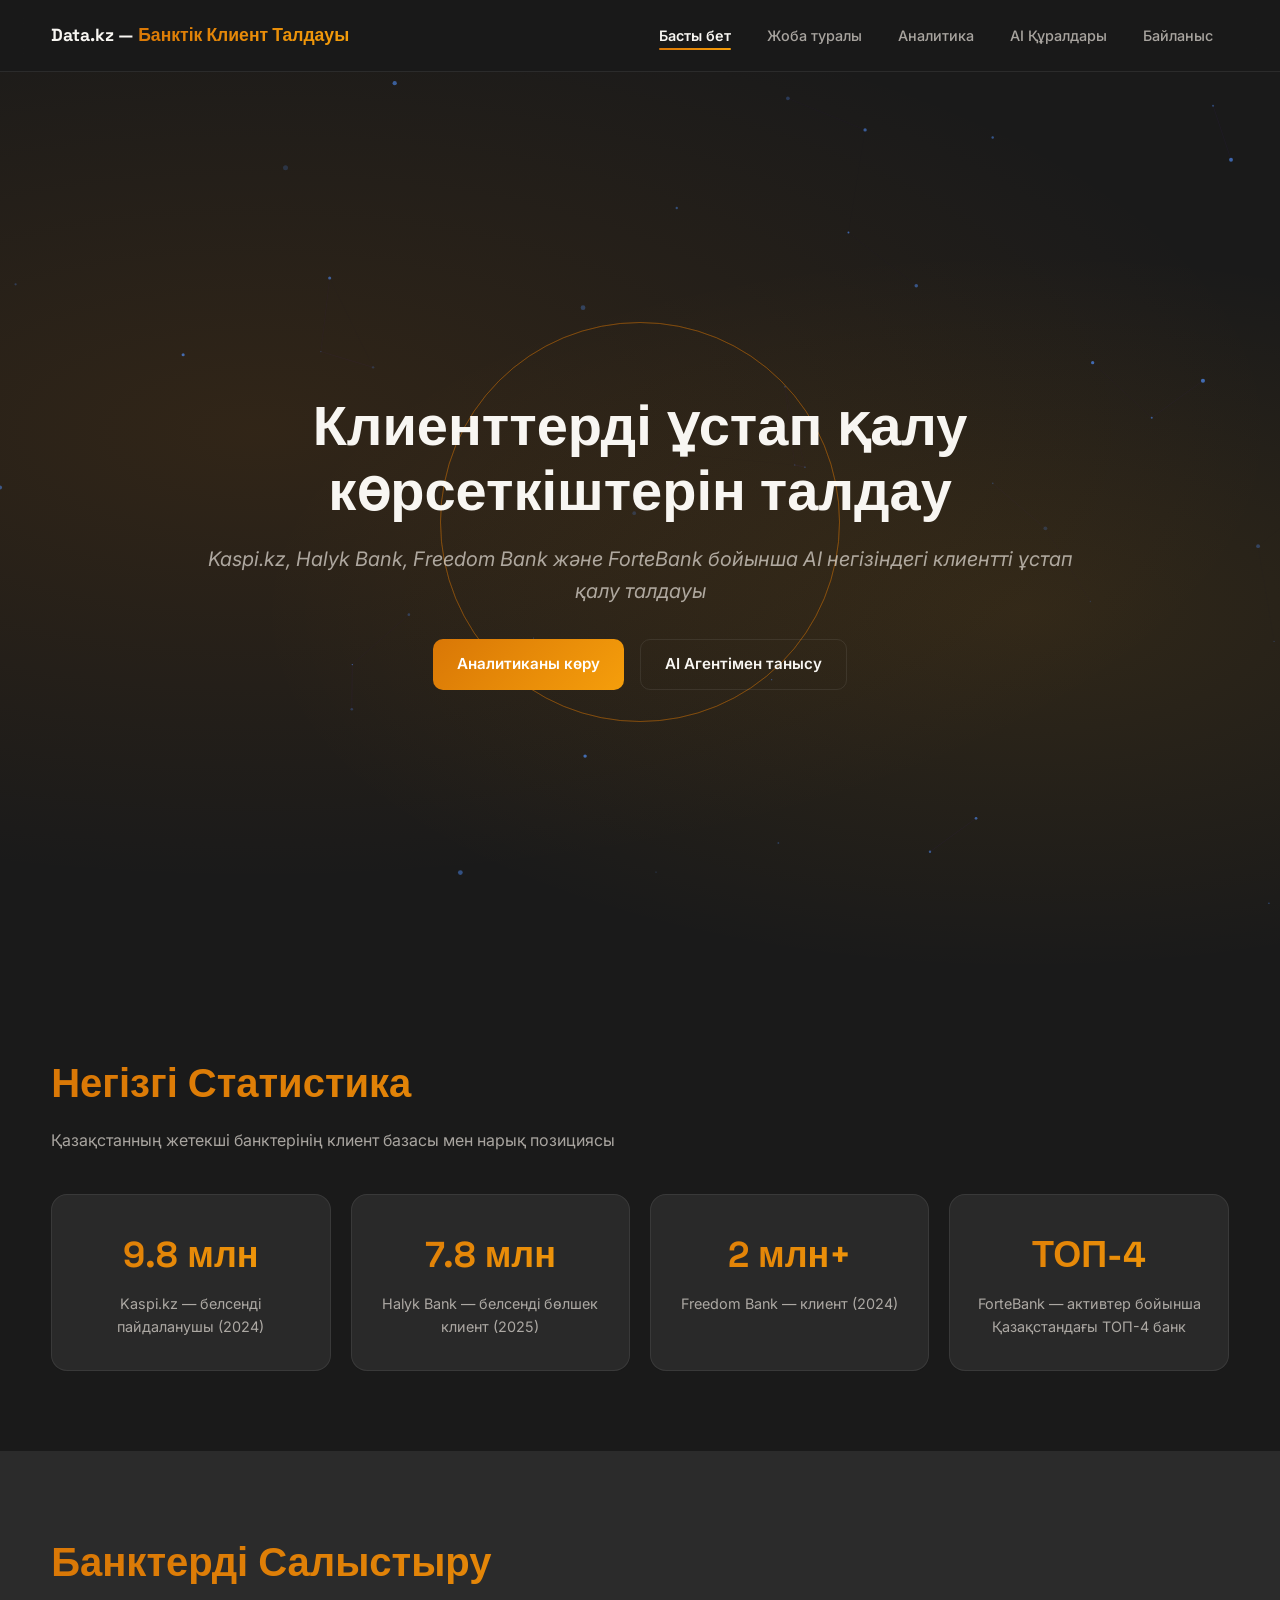
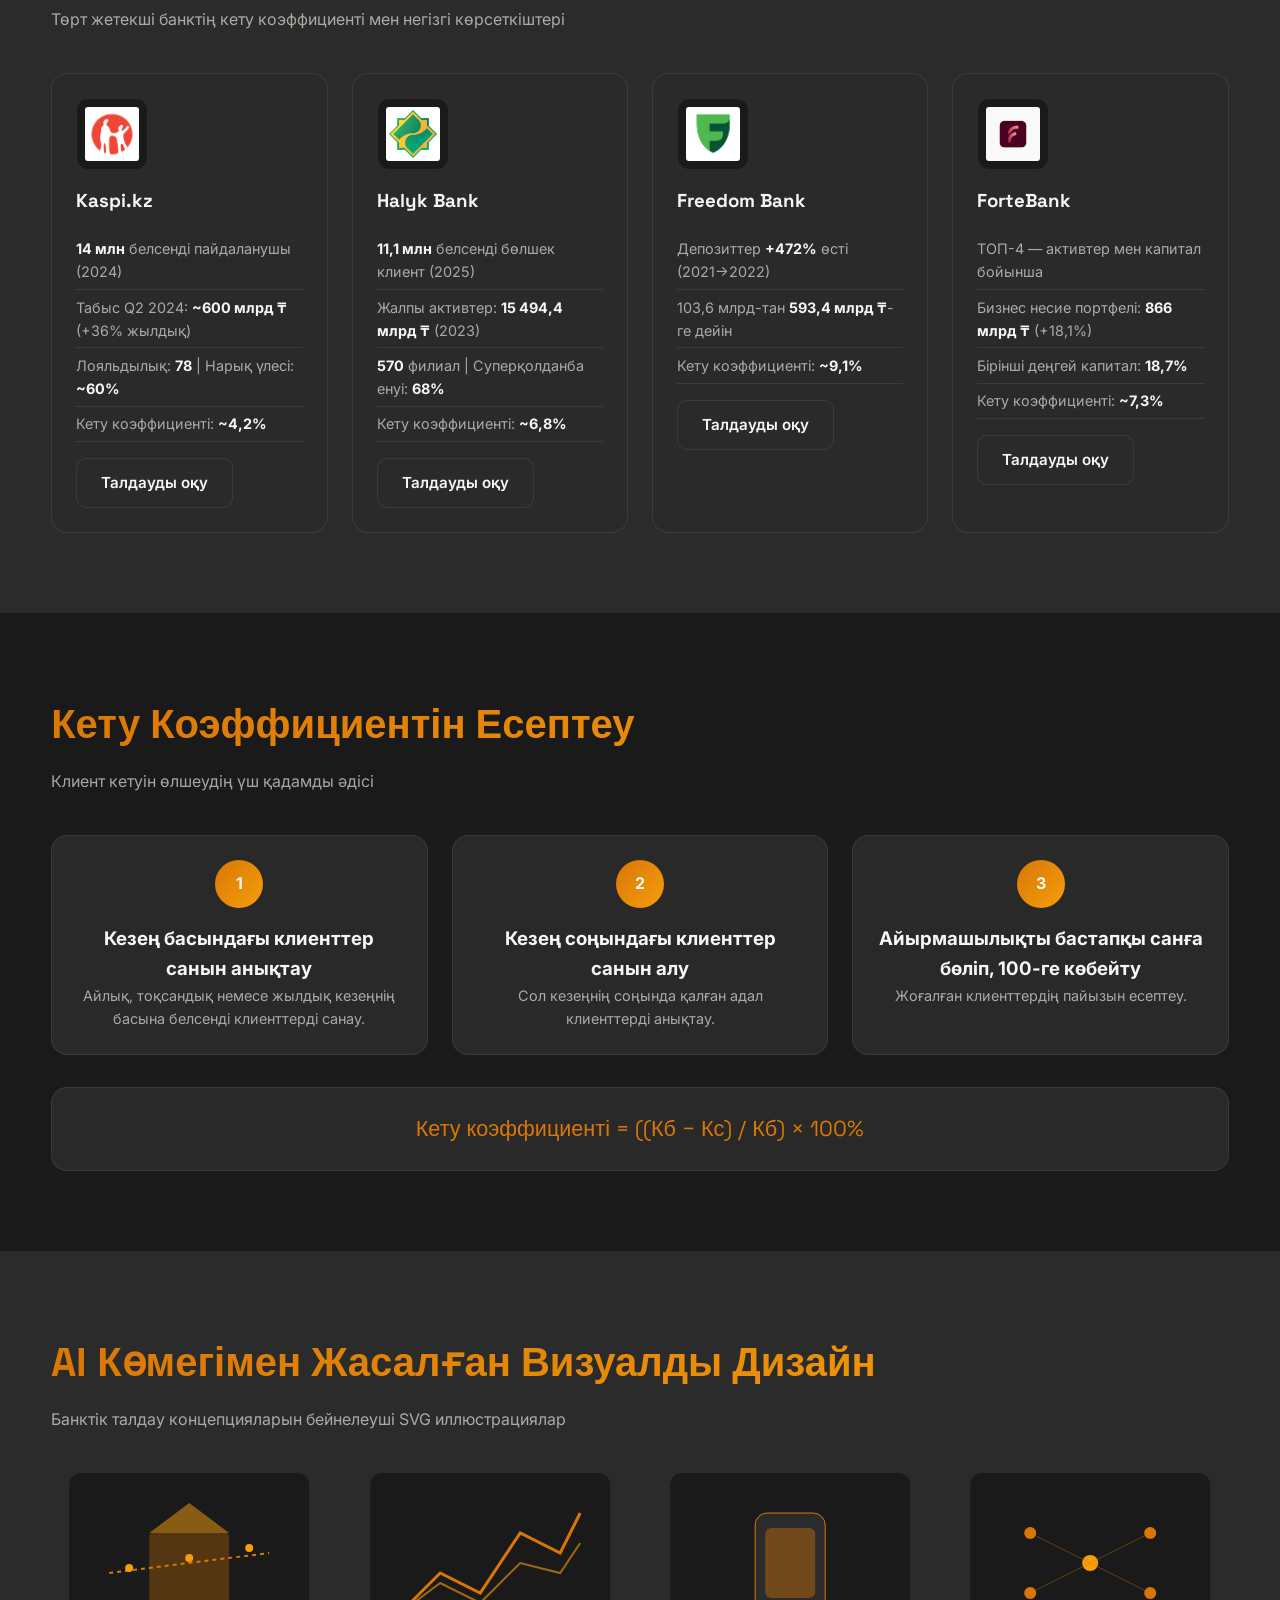
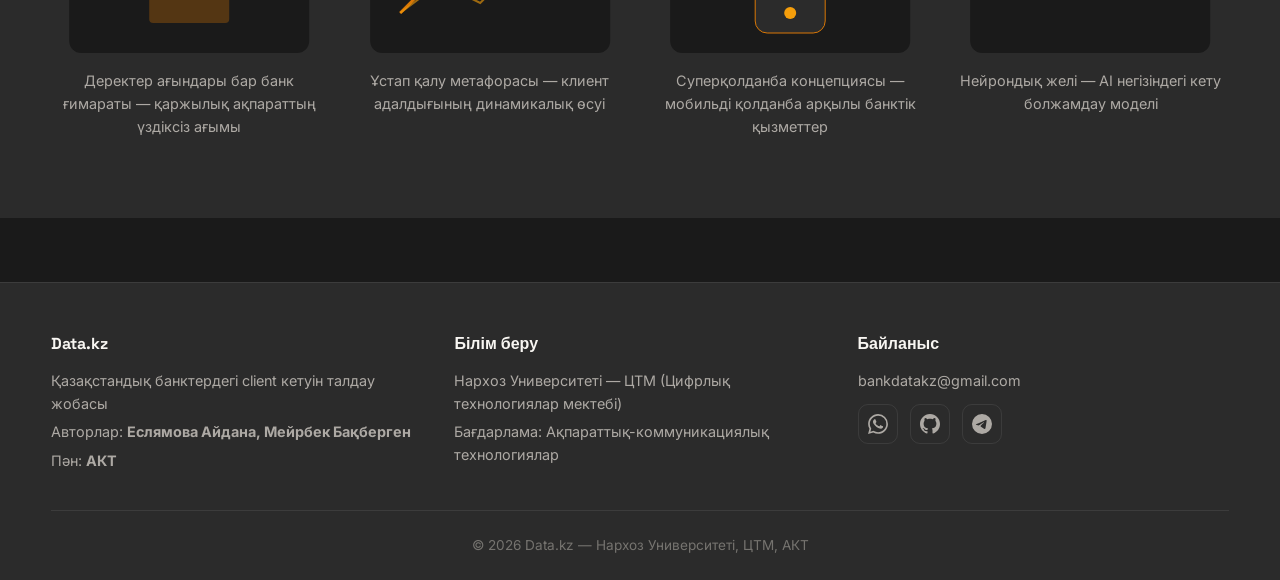
<file: churniq-website/churniq-website/index.html>
<!DOCTYPE html>
<html lang="kk">
<head>
  <meta charset="UTF-8">
  <meta name="viewport" content="width=device-width, initial-scale=1.0">
  <title>Data.kz — Басты бет | Қазақстандық Банктердегі Клиент Кетуін Талдау</title>
  <link rel="preconnect" href="https://fonts.googleapis.com">
  <link rel="preconnect" href="https://fonts.gstatic.com" crossorigin>
  <link href="https://fonts.googleapis.com/css2?family=Inter:wght@400;500;600;700&family=Space+Grotesk:wght@500;600;700&display=swap" rel="stylesheet">
  <link rel="stylesheet" href="css/style.css">
</head>
<body>
  <div id="site-header"></div>

  <section class="hero">
    <div class="hero-bg">
      <div class="hero-mesh"></div>
      <canvas id="particles-canvas"></canvas>
      <div class="pulse-rings">
        <div class="pulse-ring"></div>
        <div class="pulse-ring"></div>
        <div class="pulse-ring"></div>
      </div>
    </div>
    <div class="hero-content">
      <h1>Клиенттерді ұстап қалу көрсеткіштерін талдау</h1>
      <p class="lead">Kaspi.kz, Halyk Bank, Freedom Bank және ForteBank бойынша AI негізіндегі клиентті ұстап қалу талдауы</p>
      <div class="hero-buttons">
        <a href="analytics.html" class="btn btn-primary">Аналитиканы көру</a>
        <a href="ai-tools.html" class="btn btn-outline">AI Агентімен танысу</a>
      </div>
    </div>
  </section>

  <section class="section">
    <div class="container">
      <h2 class="section-title fade-in">Негізгі Статистика</h2>
      <p class="section-subtitle fade-in">Қазақстанның жетекші банктерінің клиент базасы мен нарық позициясы</p>
      <div class="stats-row">
        <div class="card stat-card fade-in">
          <div class="stat-value" data-counter data-target="14" data-suffix=" млн" data-decimals="1">0</div>
          <div class="stat-label">Kaspi.kz — белсенді пайдаланушы (2024)</div>
        </div>
        <div class="card stat-card fade-in">
          <div class="stat-value" data-counter data-target="11.1" data-suffix=" млн" data-decimals="1">0</div>
          <div class="stat-label">Halyk Bank — белсенді бөлшек клиент (2025)</div>
        </div>
        <div class="card stat-card fade-in">
          <div class="stat-value" data-counter data-target="3" data-suffix=" млн+" data-decimals="0">0</div>
          <div class="stat-label">Freedom Bank — клиент (2024)</div>
        </div>
        <div class="card stat-card fade-in">
          <div class="stat-value">ТОП-4</div>
          <div class="stat-label">ForteBank — активтер бойынша Қазақстандағы ТОП-4 банк</div>
        </div>
      </div>
    </div>
  </section>

  <section class="section" style="background: var(--bg-secondary);">
    <div class="container">
      <h2 class="section-title fade-in">Банктерді Салыстыру</h2>
      <p class="section-subtitle fade-in">Төрт жетекші банктің кету коэффициенті мен негізгі көрсеткіштері</p>
      <div class="bank-grid">
        <article class="card bank-card fade-in" id="kaspi">
          <img src="kaspi.png" alt="Kaspi.kz" class="bank-icon">
          <h3>Kaspi.kz</h3>
          <ul class="metrics">
            <li><strong>14 млн</strong> белсенді пайдаланушы (2024)</li>
            <li>Табыс Q2 2024: <strong>~600 млрд ₸</strong> (+36% жылдық)</li>
            <li>Лояльдылық: <strong>78</strong> | Нарық үлесі: <strong>~60%</strong></li>
            <li>Кету коэффициенті: <strong>~4,2%</strong></li>
          </ul>
          <a href="analytics.html#kaspi" class="btn btn-outline">Талдауды оқу</a>
        </article>
        <article class="card bank-card fade-in" id="halyk">
          <img src="halyk.jpg" alt="Halyk Bank" class="bank-icon">
          <h3>Halyk Bank</h3>
          <ul class="metrics">
            <li><strong>11,1 млн</strong> белсенді бөлшек клиент (2025)</li>
            <li>Жалпы активтер: <strong>15 494,4 млрд ₸</strong> (2023)</li>
            <li><strong>570</strong> филиал | Суперқолданба енуі: <strong>68%</strong></li>
            <li>Кету коэффициенті: <strong>~6,8%</strong></li>
          </ul>
          <a href="analytics.html#halyk" class="btn btn-outline">Талдауды оқу</a>
        </article>
        <article class="card bank-card fade-in" id="freedom">
          <img src="freedom.png" alt="Freedom Bank" class="bank-icon">
          <h3>Freedom Bank</h3>
          <ul class="metrics">
            <li>Депозиттер <strong>+472%</strong> өсті (2021→2022)</li>
            <li>103,6 млрд-тан <strong>593,4 млрд ₸</strong>-ге дейін</li>
            <li>Кету коэффициенті: <strong>~9,1%</strong></li>
          </ul>
          <a href="analytics.html#freedom" class="btn btn-outline">Талдауды оқу</a>
        </article>
        <article class="card bank-card fade-in" id="forte">
          <img src="forte.svg" alt="ForteBank" class="bank-icon">
          <h3>ForteBank</h3>
          <ul class="metrics">
            <li>ТОП-4 — активтер мен капитал бойынша</li>
            <li>Бизнес несие портфелі: <strong>866 млрд ₸</strong> (+18,1%)</li>
            <li>Бірінші деңгей капитал: <strong>18,7%</strong></li>
            <li>Кету коэффициенті: <strong>~7,3%</strong></li>
          </ul>
          <a href="analytics.html#forte" class="btn btn-outline">Талдауды оқу</a>
        </article>
      </div>
    </div>
  </section>

  <section class="section">
    <div class="container">
      <h2 class="section-title fade-in">Кету Коэффициентін Есептеу</h2>
      <p class="section-subtitle fade-in">Клиент кетуін өлшеудің үш қадамды әдісі</p>
      <div class="steps-grid fade-in">
        <div class="card step-card">
          <div class="step-num">1</div>
          <h3>Кезең басындағы клиенттер санын анықтау</h3>
          <p style="color:var(--text-secondary);font-size:0.9rem;">Айлық, тоқсандық немесе жылдық кезеңнің басына белсенді клиенттерді санау.</p>
        </div>
        <div class="card step-card">
          <div class="step-num">2</div>
          <h3>Кезең соңындағы клиенттер санын алу</h3>
          <p style="color:var(--text-secondary);font-size:0.9rem;">Сол кезеңнің соңында қалған адал клиенттерді анықтау.</p>
        </div>
        <div class="card step-card">
          <div class="step-num">3</div>
          <h3>Айырмашылықты бастапқы санға бөліп, 100-ге көбейту</h3>
          <p style="color:var(--text-secondary);font-size:0.9rem;">Жоғалған клиенттердің пайызын есептеу.</p>
        </div>
      </div>
      <div class="formula-block fade-in">
        Кету коэффициенті = ((Кб − Кс) / Кб) × 100%
      </div>
    </div>
  </section>

  <section class="section" style="background: var(--bg-secondary);">
    <div class="container">
      <h2 class="section-title fade-in">AI Көмегімен Жасалған Визуалды Дизайн</h2>
      <p class="section-subtitle fade-in">Банктік талдау концепцияларын бейнелеуші SVG иллюстрациялар</p>
      <div class="illustration-grid">
        <div class="illustration-item fade-in">
          <svg viewBox="0 0 240 180" xmlns="http://www.w3.org/2000/svg">
            <rect width="240" height="180" fill="#1A1A1A" rx="12"/>
            <rect x="80" y="60" width="80" height="90" fill="#D97706" opacity="0.3" rx="4"/>
            <polygon points="120,30 160,60 80,60" fill="#F59E0B" opacity="0.5"/>
            <line x1="40" y1="100" x2="200" y2="80" stroke="#D97706" stroke-width="2" stroke-dasharray="4"/>
            <circle cx="60" cy="95" r="4" fill="#F59E0B"/><circle cx="120" cy="85" r="4" fill="#F59E0B"/><circle cx="180" cy="75" r="4" fill="#F59E0B"/>
          </svg>
          <p>Деректер ағындары бар банк ғимараты — қаржылық ақпараттың үздіксіз ағымы</p>
        </div>
        <div class="illustration-item fade-in">
          <svg viewBox="0 0 240 180" xmlns="http://www.w3.org/2000/svg">
            <rect width="240" height="180" fill="#1A1A1A" rx="12"/>
            <polyline points="30,140 70,100 110,120 150,60 190,80 210,40" fill="none" stroke="#D97706" stroke-width="3"/>
            <polyline points="30,140 70,110 110,130 150,90 190,100 210,70" fill="none" stroke="#F59E0B" stroke-width="2" opacity="0.6"/>
          </svg>
          <p>Ұстап қалу метафорасы — клиент адалдығының динамикалық өсуі</p>
        </div>
        <div class="illustration-item fade-in">
          <svg viewBox="0 0 240 180" xmlns="http://www.w3.org/2000/svg">
            <rect width="240" height="180" fill="#1A1A1A" rx="12"/>
            <rect x="85" y="40" width="70" height="120" rx="12" fill="#2B2B2B" stroke="#D97706"/>
            <rect x="95" y="55" width="50" height="70" rx="6" fill="#D97706" opacity="0.4"/>
            <circle cx="120" cy="140" r="6" fill="#F59E0B"/>
          </svg>
          <p>Суперқолданба концепциясы — мобильді қолданба арқылы банктік қызметтер</p>
        </div>
        <div class="illustration-item fade-in">
          <svg viewBox="0 0 240 180" xmlns="http://www.w3.org/2000/svg">
            <rect width="240" height="180" fill="#1A1A1A" rx="12"/>
            <circle cx="120" cy="90" r="8" fill="#F59E0B"/>
            <circle cx="60" cy="60" r="6" fill="#D97706"/><circle cx="180" cy="60" r="6" fill="#D97706"/>
            <circle cx="60" cy="120" r="6" fill="#D97706"/><circle cx="180" cy="120" r="6" fill="#D97706"/>
            <line x1="120" y1="90" x2="60" y2="60" stroke="#D97706" opacity="0.4"/>
            <line x1="120" y1="90" x2="180" y2="60" stroke="#D97706" opacity="0.4"/>
            <line x1="120" y1="90" x2="60" y2="120" stroke="#D97706" opacity="0.4"/>
            <line x1="120" y1="90" x2="180" y2="120" stroke="#D97706" opacity="0.4"/>
          </svg>
          <p>Нейрондық желі — AI негізіндегі кету болжамдау моделі</p>
        </div>
      </div>
    </div>
  </section>

  <div id="site-footer"></div>

  <script src="js/main.js"></script>
  <script src="js/animations.js"></script>
</body>
</html>
</file>
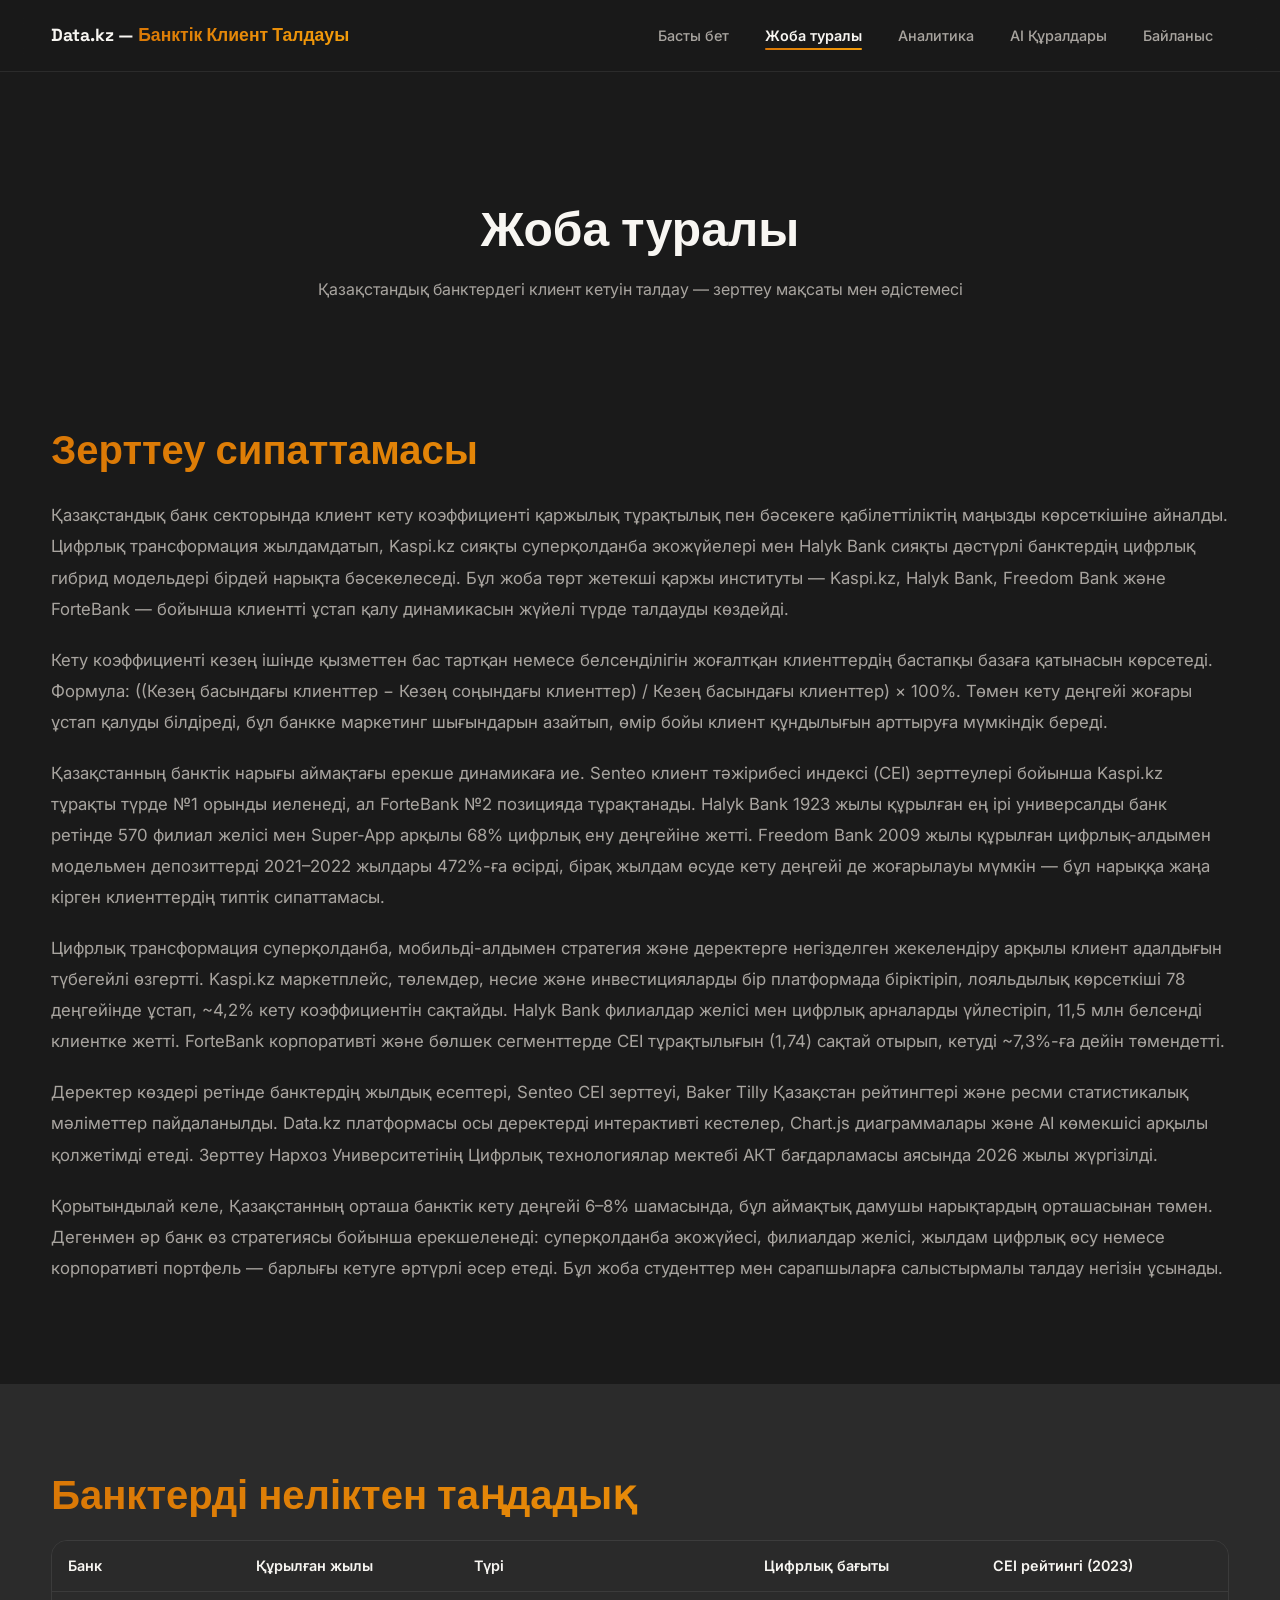
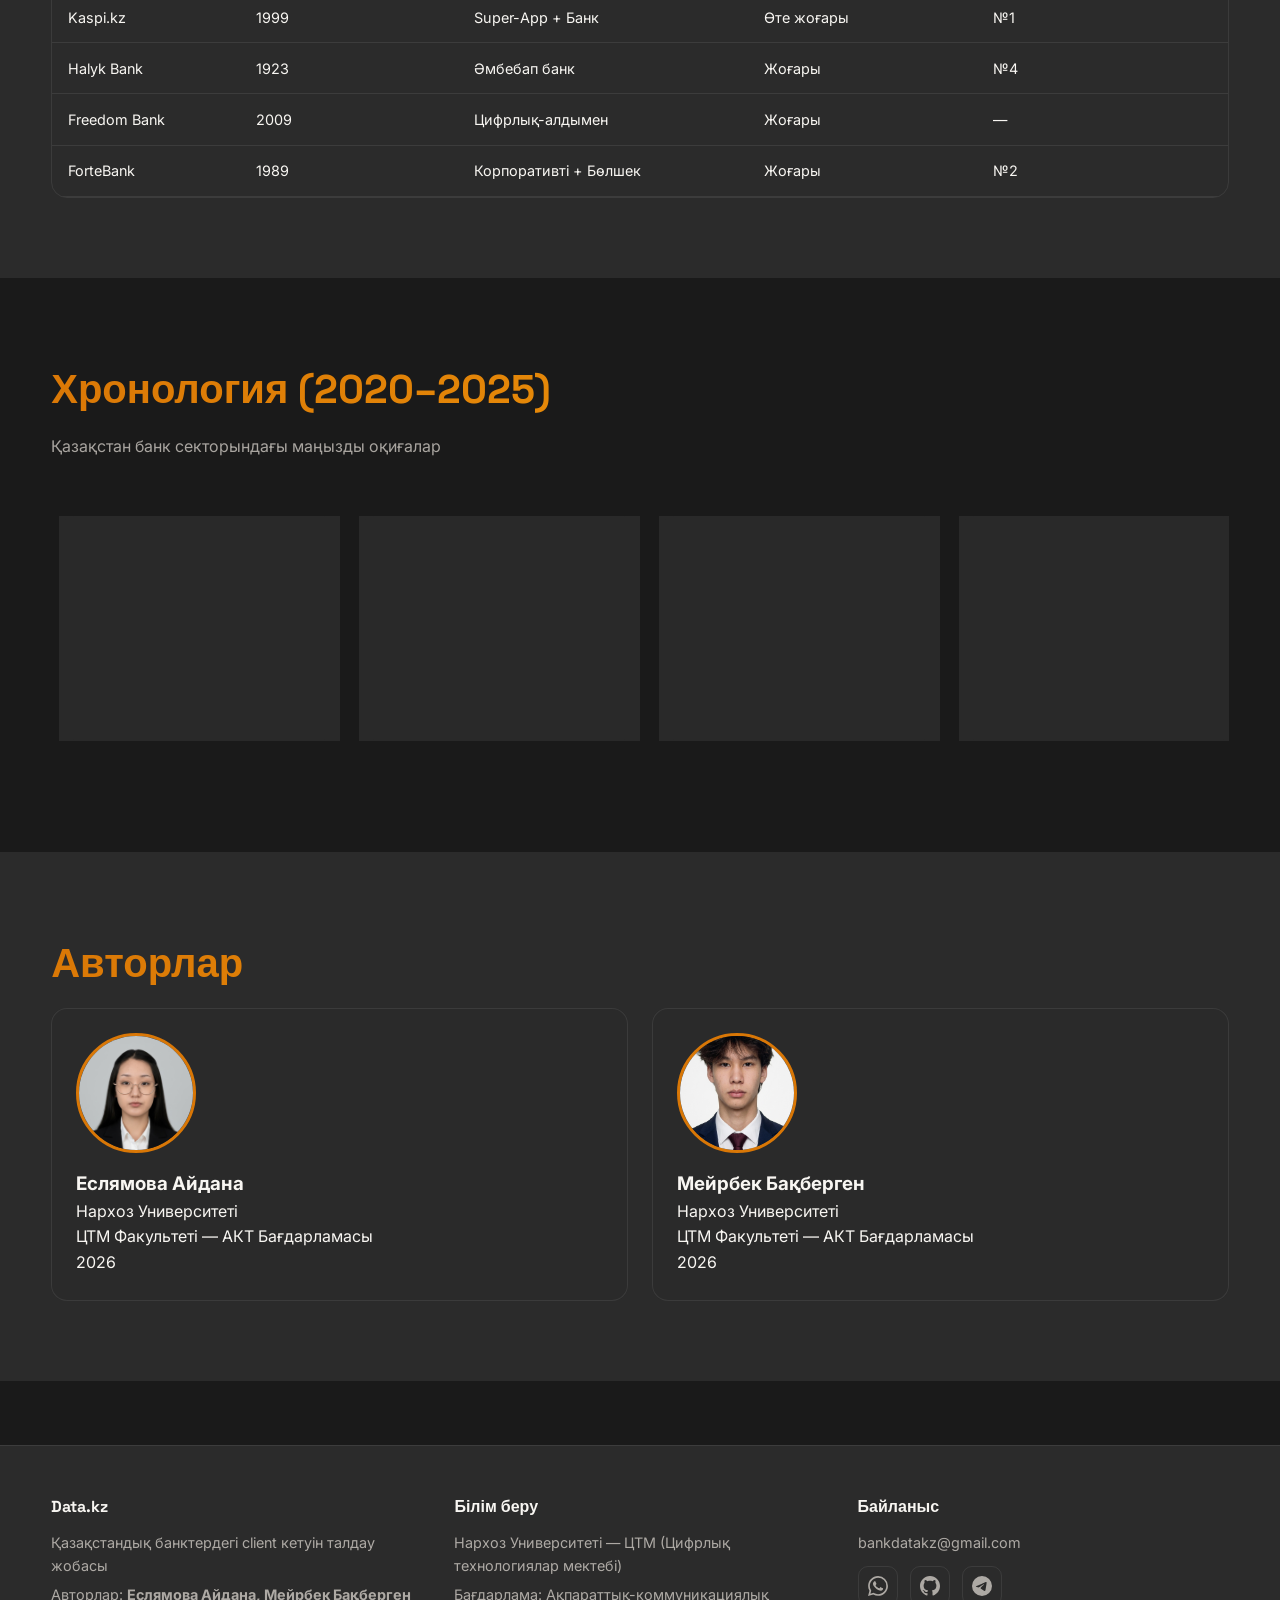
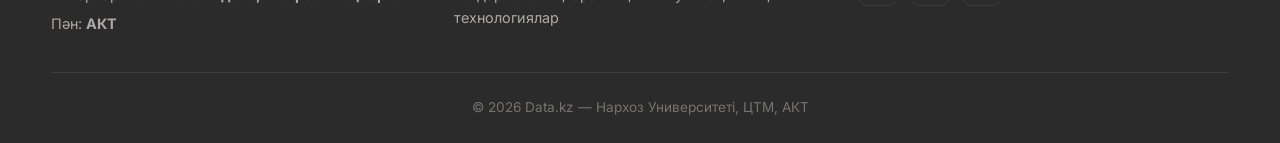
<file: churniq-website/churniq-website/about.html>
<!DOCTYPE html>
<html lang="kk">
<head>
  <meta charset="UTF-8">
  <meta name="viewport" content="width=device-width, initial-scale=1.0">
  <title>Жоба туралы — Data.kz</title>
  <link rel="preconnect" href="https://fonts.googleapis.com">
  <link rel="preconnect" href="https://fonts.gstatic.com" crossorigin>
  <link href="https://fonts.googleapis.com/css2?family=Inter:wght@400;500;600;700&family=Space+Grotesk:wght@500;600;700&display=swap" rel="stylesheet">
  <link rel="stylesheet" href="css/style.css">
</head>
<body>
  <div id="site-header"></div>

  <section class="page-hero">
    <div class="container">
      <h1>Жоба туралы</h1>
      <p>Қазақстандық банктердегі клиент кетуін талдау — зерттеу мақсаты мен әдістемесі</p>
    </div>
  </section>

  <section class="section">
    <div class="container prose fade-in">
      <h2 class="section-title">Зерттеу сипаттамасы</h2>
      <p>Қазақстандық банк секторында клиент кету коэффициенті қаржылық тұрақтылық пен бәсекеге қабілеттіліктің маңызды көрсеткішіне айналды. Цифрлық трансформация жылдамдатып, Kaspi.kz сияқты суперқолданба экожүйелері мен Halyk Bank сияқты дәстүрлі банктердің цифрлық гибрид модельдері бірдей нарықта бәсекелеседі. Бұл жоба төрт жетекші қаржы институты — Kaspi.kz, Halyk Bank, Freedom Bank және ForteBank — бойынша клиентті ұстап қалу динамикасын жүйелі түрде талдауды көздейді.</p>
      <p>Кету коэффициенті кезең ішінде қызметтен бас тартқан немесе белсенділігін жоғалтқан клиенттердің бастапқы базаға қатынасын көрсетеді. Формула: ((Кезең басындағы клиенттер − Кезең соңындағы клиенттер) / Кезең басындағы клиенттер) × 100%. Төмен кету деңгейі жоғары ұстап қалуды білдіреді, бұл банкке маркетинг шығындарын азайтып, өмір бойы клиент құндылығын арттыруға мүмкіндік береді.</p>
      <p>Қазақстанның банктік нарығы аймақтағы ерекше динамикаға ие. Senteo клиент тәжірибесі индексі (CEI) зерттеулері бойынша Kaspi.kz тұрақты түрде №1 орынды иеленеді, ал ForteBank №2 позицияда тұрақтанады. Halyk Bank 1923 жылы құрылған ең ірі универсалды банк ретінде 570 филиал желісі мен Super-App арқылы 68% цифрлық ену деңгейіне жетті. Freedom Bank 2009 жылы құрылған цифрлық-алдымен модельмен депозиттерді 2021–2022 жылдары 472%-ға өсірді, бірақ жылдам өсуде кету деңгейі де жоғарылауы мүмкін — бұл нарыққа жаңа кірген клиенттердің типтік сипаттамасы.</p>
      <p>Цифрлық трансформация суперқолданба, мобильді-алдымен стратегия және деректерге негізделген жекелендіру арқылы клиент адалдығын түбегейлі өзгертті. Kaspi.kz маркетплейс, төлемдер, несие және инвестицияларды бір платформада біріктіріп, лояльдылық көрсеткіші 78 деңгейінде ұстап, ~4,2% кету коэффициентін сақтайды. Halyk Bank филиалдар желісі мен цифрлық арналарды үйлестіріп, 11,5 млн белсенді клиентке жетті. ForteBank корпоративті және бөлшек сегменттерде CEI тұрақтылығын (1,74) сақтай отырып, кетуді ~7,3%-ға дейін төмендетті.</p>
      <p>Деректер көздері ретінде банктердің жылдық есептері, Senteo CEI зерттеуі, Baker Tilly Қазақстан рейтингтері және ресми статистикалық мәліметтер пайдаланылды. Data.kz платформасы осы деректерді интерактивті кестелер, Chart.js диаграммалары және AI көмекшісі арқылы қолжетімді етеді. Зерттеу Нархоз Университетінің Цифрлық технологиялар мектебі АКТ бағдарламасы аясында 2026 жылы жүргізілді.</p>
      <p>Қорытындылай келе, Қазақстанның орташа банктік кету деңгейі 6–8% шамасында, бұл аймақтық дамушы нарықтардың орташасынан төмен. Дегенмен әр банк өз стратегиясы бойынша ерекшеленеді: суперқолданба экожүйесі, филиалдар желісі, жылдам цифрлық өсу немесе корпоративті портфель — барлығы кетуге әртүрлі әсер етеді. Бұл жоба студенттер мен сарапшыларға салыстырмалы талдау негізін ұсынады.</p>
    </div>
  </section>

  <section class="section" style="background: var(--bg-secondary);">
    <div class="container fade-in">
      <h2 class="section-title">Банктерді неліктен таңдадық</h2>
      <div class="data-table-wrap">
        <table class="data-table">
          <thead>
            <tr>
              <th>Банк</th>
              <th>Құрылған жылы</th>
              <th>Түрі</th>
              <th>Цифрлық бағыты</th>
              <th>CEI рейтингі (2023)</th>
            </tr>
          </thead>
          <tbody>
            <tr><td>Kaspi.kz</td><td>1999</td><td>Super-App + Банк</td><td>Өте жоғары</td><td>№1</td></tr>
            <tr><td>Halyk Bank</td><td>1923</td><td>Әмбебап банк</td><td>Жоғары</td><td>№4</td></tr>
            <tr><td>Freedom Bank</td><td>2009</td><td>Цифрлық-алдымен</td><td>Жоғары</td><td>—</td></tr>
            <tr><td>ForteBank</td><td>1989</td><td>Корпоративті + Бөлшек</td><td>Жоғары</td><td>№2</td></tr>
          </tbody>
        </table>
      </div>
    </div>
  </section>

  <section class="section">
    <div class="container fade-in">
      <h2 class="section-title">Хронология (2020–2025)</h2>
      <p class="section-subtitle">Қазақстан банк секторындағы маңызды оқиғалар</p>
      <div class="timeline-scroll">
        <div class="timeline">
          <div class="card timeline-item">
            <div class="timeline-year">2020</div>
            <p>Kaspi LSE биржасына шықты — халықаралық инвесторлардың назарын аудартты.</p>
          </div>
          <div class="card timeline-item">
            <div class="timeline-year">2021</div>
            <p>Freedom Bank депозиттері өсе бастады — цифрлық банк моделінің нарыққа енуі.</p>
          </div>
          <div class="card timeline-item">
            <div class="timeline-year">2022</div>
            <p>Freedom депозиттері +472%; банктік активтер 44,6 трлн теңгеге жетті.</p>
          </div>
          <div class="card timeline-item">
            <div class="timeline-year">2023</div>
            <p>Halyk Bank 100 жыл мерейтойы; ForteBank Asiamoney бойынша 5-рет үздік банк; Senteo CEI жарияланды.</p>
          </div>
          <div class="card timeline-item">
            <div class="timeline-year">2024</div>
            <p>Kaspi маркетплейс пайдаланушылары 7,6 млн; Halyk Super-App MAU +19,4%; Kaspi Q2 табысы +36% жылдық.</p>
          </div>
          <div class="card timeline-item">
            <div class="timeline-year">2025</div>
            <p>Halyk 11,5 млн белсенді клиентке жетті; Kaspi ESG 2025 жарияланды.</p>
          </div>
        </div>
      </div>
    </div>
  </section>

  <section class="section" style="background: var(--bg-secondary);">
    <div class="container fade-in">
      <h2 class="section-title">Авторлар</h2>
      <div class="author-grid">
        <div class="card author-card">
          <img src="aidana.jpeg" alt="Еслямова Айдана" class="avatar">
          <h3>Еслямова Айдана</h3>
          <p>Нархоз Университеті</p>
          <p>ЦТМ Факультеті — АКТ Бағдарламасы</p>
          <p>2026</p>
        </div>
        <div class="card author-card">
          <img src="baha.PNG" alt="Мейрбек Бақберген" class="avatar">
          <h3>Мейрбек Бақберген</h3>
          <p>Нархоз Университеті</p>
          <p>ЦТМ Факультеті — АКТ Бағдарламасы</p>
          <p>2026</p>
        </div>
      </div>
    </div>
  </section>

  <div id="site-footer"></div>
  <script src="js/main.js"></script>
  <script src="js/animations.js"></script>
</body>
</html>
</file>
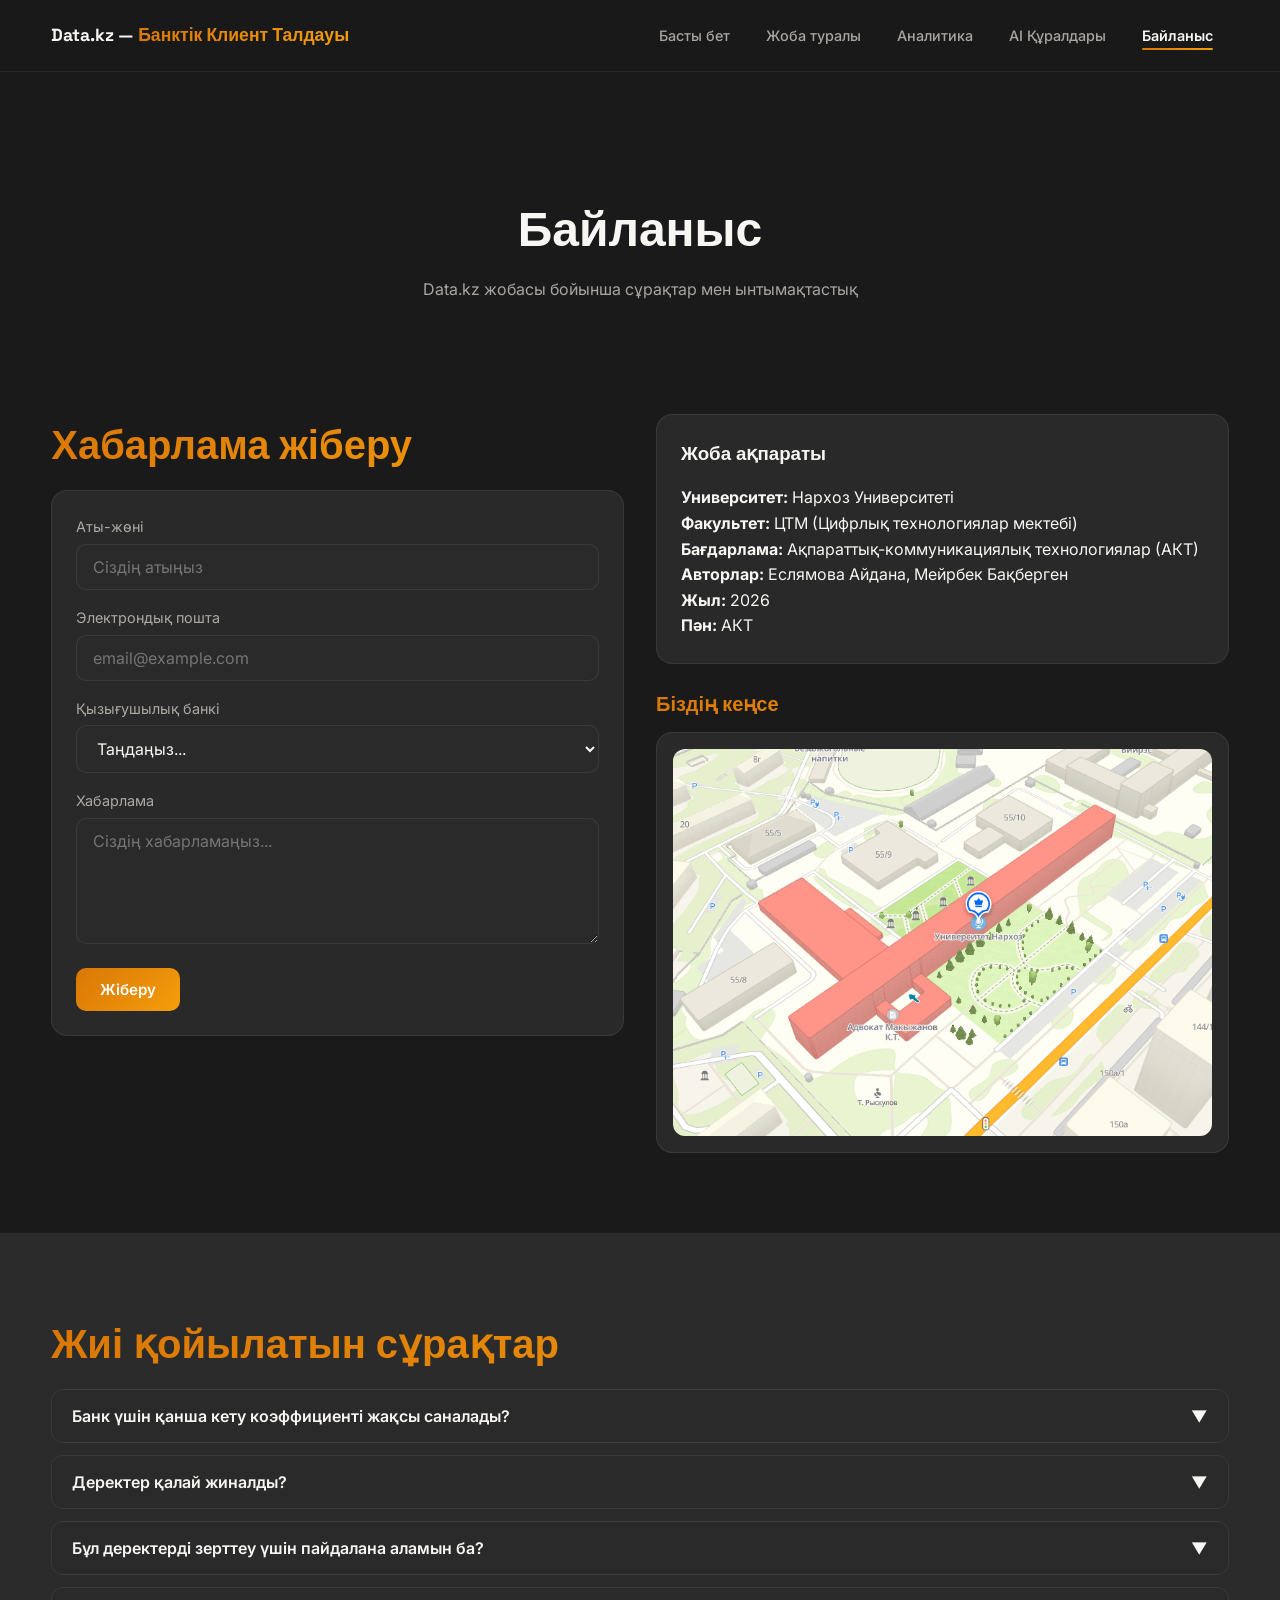
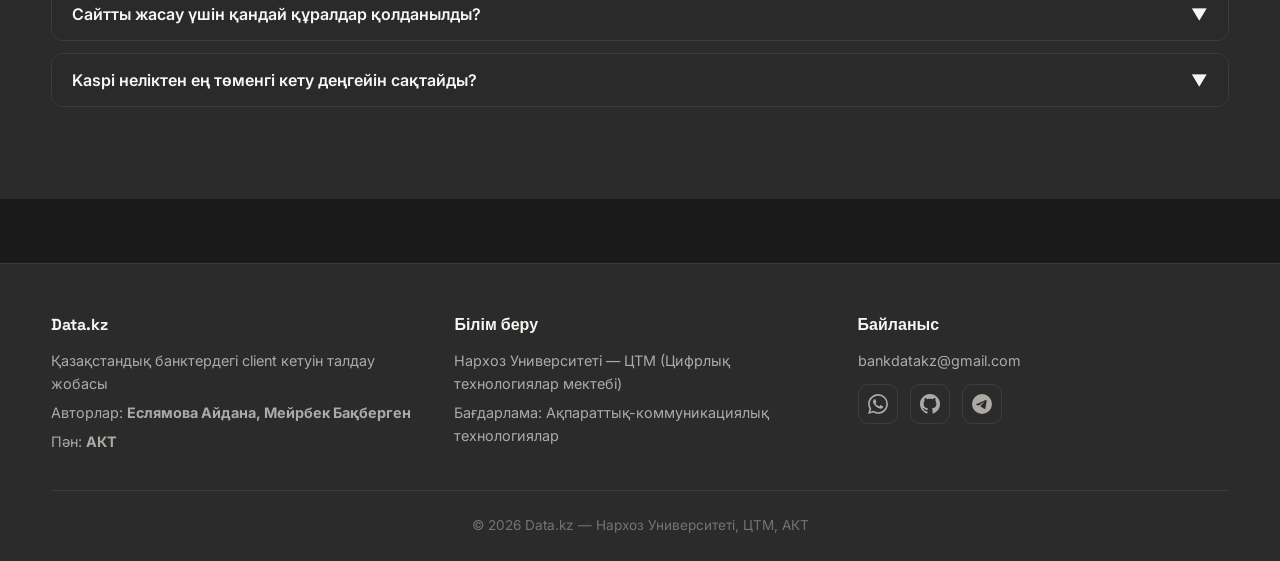
<file: churniq-website/churniq-website/contact.html>
<!DOCTYPE html>
<html lang="kk">
<head>
  <meta charset="UTF-8">
  <meta name="viewport" content="width=device-width, initial-scale=1.0">
  <title>Байланыс — Data.kz</title>
  <link rel="preconnect" href="https://fonts.googleapis.com">
  <link rel="preconnect" href="https://fonts.gstatic.com" crossorigin>
  <link href="https://fonts.googleapis.com/css2?family=Inter:wght@400;500;600;700&family=Space+Grotesk:wght@500;600;700&display=swap" rel="stylesheet">
  <link rel="stylesheet" href="css/style.css">
</head>
<body>
  <div id="site-header"></div>

  <section class="page-hero">
    <div class="container">
      <h1>Байланыс</h1>
      <p>Data.kz жобасы бойынша сұрақтар мен ынтымақтастық</p>
    </div>
  </section>

  <section class="section">
    <div class="container contact-grid fade-in">
      <div>
        <h2 class="section-title">Хабарлама жіберу</h2>
        <form id="contact-form" class="contact-form card" novalidate>
          <div class="form-group">
            <label for="contact-name">Аты-жөні</label>
            <input type="text" id="contact-name" placeholder="Сіздің атыңыз" required>
            <span class="form-error" id="err-name">Атыңызды енгізіңіз</span>
          </div>
          <div class="form-group">
            <label for="contact-email">Электрондық пошта</label>
            <input type="email" id="contact-email" placeholder="email@example.com" required>
            <span class="form-error" id="err-email">Дұрыс электрондық поштаны енгізіңіз</span>
          </div>
          <div class="form-group">
            <label for="contact-bank">Қызығушылық банкі</label>
            <select id="contact-bank" required>
              <option value="">Таңдаңыз...</option>
              <option value="kaspi">Kaspi.kz</option>
              <option value="halyk">Halyk Bank</option>
              <option value="freedom">Freedom Bank</option>
              <option value="forte">ForteBank</option>
              <option value="other">Басқа</option>
            </select>
            <span class="form-error" id="err-bank">Банкті таңдаңыз</span>
          </div>
          <div class="form-group">
            <label for="contact-message">Хабарлама</label>
            <textarea id="contact-message" rows="5" placeholder="Сіздің хабарламаңыз..." required></textarea>
            <span class="form-error" id="err-message">Хабарламаны жазыңыз</span>
          </div>
          <button type="submit" class="btn btn-primary">Жіберу</button>
        </form>
      </div>
      <div>
        <div class="card" style="margin-bottom:1.5rem">
          <h3 style="margin-bottom:1rem;font-family:var(--font-display)">Жоба ақпараты</h3>
          <p><strong>Университет:</strong> Нархоз Университеті</p>
          <p><strong>Факультет:</strong> ЦТМ (Цифрлық технологиялар мектебі)</p>
          <p><strong>Бағдарлама:</strong> Ақпараттық-коммуникациялық технологиялар (АКТ)</p>
          <p><strong>Авторлар:</strong> Еслямова Айдана, Мейрбек Бақберген</p>
          <p><strong>Жыл:</strong> 2026</p>
          <p><strong>Пән:</strong> АКТ</p>
        </div>
        <h3 class="section-title" style="font-size:1.25rem">Біздің кеңсе</h3>
        <a href="https://2gis.kz/almaty/geo/9429940000796151/76.871077,43.214693" target="_blank" style="display:block;text-decoration:none;">
            <div class="map-frame card" style="cursor:pointer;transition:opacity 0.2s;" onmouseover="this.style.opacity='0.8'" onmouseout="this.style.opacity='1'">
                <img src="narxoz.png" alt="Нархоз Университеті — Алматы" class="map-image">
            </div>
        </a>
      </div>
    </div>
  </section>

  <section class="section" style="background: var(--bg-secondary);">
    <div class="container fade-in">
      <h2 class="section-title">Жиі қойылатын сұрақтар</h2>
      <div class="faq-list">
        <div class="faq-item">
          <button type="button" class="faq-question">Банк үшін қанша кету коэффициенті жақсы саналады? <span class="faq-icon">▼</span></button>
          <div class="faq-answer"><p>Жалпы алғанда 5%-дан төмен кету коэффициенті жақсы деп есептеледі. Kaspi.kz ~4,2% деңгейінде, ал 10%-дан жоғары көрсеткіш шұғыл клиенттік саясатты қай қарауды қажет етеді.</p></div>
        </div>
        <div class="faq-item">
          <button type="button" class="faq-question">Деректер қалай жиналды? <span class="faq-icon">▼</span></button>
          <div class="faq-answer"><p>Банктердің жылдық есептері, Senteo CEI зерттеуі, Baker Tilly Қазақстан рейтингтері және ашық қаржылық есептер пайдаланылды. Кейбір көрсеткіштер зерттеу мақсатында модельденген болуы мүмкін.</p></div>
        </div>
        <div class="faq-item">
          <button type="button" class="faq-question">Бұл деректерді зерттеу үшін пайдалана аламын ба? <span class="faq-icon">▼</span></button>
          <div class="faq-answer"><p>Иә, білім беру мақсатында пайдалануға болады. Дереккөз ретінде Data.kz жобасын және авторларды көрсетуді сұраймыз.</p></div>
        </div>
        <div class="faq-item">
          <button type="button" class="faq-question">Сайтты жасау үшін қандай құралдар қолданылды? <span class="faq-icon">▼</span></button>
          <div class="faq-answer"><p>Сайт таза веб технологияларында жасалған: HTML, CSS, JavaScript, диаграммалар кітапханасы, Web Audio API және Anthropic API (AI чатбот пен инсайт генераторы).</p></div>
        </div>
        <div class="faq-item">
          <button type="button" class="faq-question">Kaspi неліктен ең төменгі кету деңгейін сақтайды? <span class="faq-icon">▼</span></button>
          <div class="faq-answer"><p>Суперқолданба экожүйесі, жоғары лояльдылық көрсеткіші (78), маркетплейс интеграциясы және деректерге негізделген жекелендіру клиенттерді платформада ұстап тұрады.</p></div>
        </div>
      </div>
    </div>
  </section>

  <div id="site-footer"></div>
  <div class="toast" id="toast">Хабарлама жіберілді! Біз 24 сағат ішінде жауап береміз.</div>

  <script src="js/main.js"></script>
  <script src="js/animations.js"></script>
  <script>
    document.getElementById('contact-form').addEventListener('submit', async function(e) {
        e.preventDefault();
        let valid = true;
        const name = document.getElementById('contact-name');
        const email = document.getElementById('contact-email');
        const bank = document.getElementById('contact-bank');
        const msg = document.getElementById('contact-message');
        [['err-name', name.value.trim()], ['err-email', /^[^\s@]+@[^\s@]+\.[^\s@]+$/.test(email.value)], ['err-bank', bank.value], ['err-message', msg.value.trim()]].forEach(([id, ok]) => {
            const el = document.getElementById(id);
            if (!ok) { el.classList.add('visible'); valid = false; } else el.classList.remove('visible');
        });
        if (!valid) return;

        const response = await fetch('https://api.web3forms.com/submit', {
            method: 'POST',
            headers: { 'Content-Type': 'application/json' },
            body: JSON.stringify({
                access_key: '0ce333a3-61ec-4966-8c29-ba847cec2f6b',
                name: name.value,
                email: email.value,
                bank: bank.value,
                message: msg.value
            })
        });

        if (response.ok) {
            const toast = document.getElementById('toast');
            toast.classList.add('show');
            setTimeout(() => toast.classList.remove('show'), 4000);
            this.reset();
        }
    });
    document.querySelectorAll('.faq-question').forEach(btn => {
        btn.addEventListener('click', () => btn.closest('.faq-item').classList.toggle('open'));
    });
</script>
</body>
</html>
</file>
<file: churniq-website/churniq-website/css/style.css>
/* Data.kz — Банктік Клиент Талдауы */
:root {
  --bg-primary: #1A1A1A;
  --bg-secondary: #2B2B2B;
  --bg-card: rgba(43, 43, 43, 0.92);
  --accent: #D97706;
  --accent-2: #F59E0B;
  --accent-gradient: linear-gradient(135deg, #D97706, #F59E0B);
  --text-primary: #F8F6F2;
  --text-secondary: rgba(229, 224, 216, 0.7);
  --text-muted: rgba(229, 224, 216, 0.4);
  --border: rgba(255, 255, 255, 0.08);
  --success: #22C77A;
  --warning: #F59E0B;
  --danger: #F05A5A;
  --text-on-accent: #ffffff;
  --link-hover: #F59E0B;
  --header-bg: rgba(26, 26, 26, 0.85);
  --header-bg-solid: rgba(26, 26, 26, 0.98);
  --accent-glow: rgba(217, 119, 6, 0.35);
  --accent-soft: rgba(217, 119, 6, 0.1);
  --accent-soft-hover: rgba(217, 119, 6, 0.05);
  --accent-border-hover: rgba(217, 119, 6, 0.4);
  --accent-ring: rgba(217, 119, 6, 0.2);
  --accent-mesh-1: rgba(217, 119, 6, 0.12);
  --accent-mesh-2: rgba(245, 158, 11, 0.1);
  --chat-panel-bg: rgba(43, 43, 43, 0.95);
  --faq-answer-bg: rgba(43, 43, 43, 0.5);
  --overlay-bg: rgba(0, 0, 0, 0.7);
  --success-bg: rgba(34, 199, 122, 0.08);
  --warning-bg: rgba(245, 158, 11, 0.08);
  --danger-bg: rgba(240, 90, 90, 0.08);
  --warning-banner-bg: rgba(245, 158, 11, 0.1);
  --border-subtle: rgba(255, 255, 255, 0.08);
  --font-main: 'Inter', sans-serif;
  --font-display: 'Space Grotesk', sans-serif;
  --header-h: 72px;
  --radius: 16px;
  --shadow: 0 8px 32px rgba(0, 0, 0, 0.35);
}

*, *::before, *::after { box-sizing: border-box; margin: 0; padding: 0; }

html {
  scroll-behavior: smooth;
  scroll-padding-top: calc(var(--header-h) + 16px);
}

body {
  font-family: var(--font-main);
  background: var(--bg-primary);
  color: var(--text-primary);
  line-height: 1.6;
  min-height: 100vh;
  overflow-x: hidden;
}

a { color: var(--accent); text-decoration: none; transition: color 0.2s; }
a:hover { color: var(--link-hover); }

img, svg { max-width: 100%; display: block; }

.container {
  width: min(1200px, 92%);
  margin: 0 auto;
}

.section {
  padding: 5rem 0;
}

.section-title {
  font-family: var(--font-display);
  font-size: clamp(1.75rem, 4vw, 2.5rem);
  margin-bottom: 0.75rem;
  background: var(--accent-gradient);
  -webkit-background-clip: text;
  -webkit-text-fill-color: transparent;
  background-clip: text;
}

.section-subtitle {
  color: var(--text-secondary);
  max-width: 640px;
  margin-bottom: 2.5rem;
}

/* Header */
.site-header {
  position: sticky;
  top: 0;
  z-index: 1000;
  height: var(--header-h);
  background: var(--header-bg);
  backdrop-filter: blur(12px);
  border-bottom: 1px solid var(--border);
}

.header-inner {
  display: flex;
  align-items: center;
  justify-content: space-between;
  height: 100%;
  gap: 1rem;
}

.logo {
  font-family: var(--font-display);
  font-weight: 700;
  font-size: 1.1rem;
  color: var(--text-primary);
  white-space: nowrap;
}

.logo span {
  background: var(--accent-gradient);
  -webkit-background-clip: text;
  -webkit-text-fill-color: transparent;
  background-clip: text;
}

.nav-toggle {
  display: none;
  background: none;
  border: 1px solid var(--border);
  color: var(--text-primary);
  padding: 0.5rem 0.75rem;
  border-radius: 8px;
  cursor: pointer;
  font-size: 1.25rem;
}

.main-nav ul {
  display: flex;
  list-style: none;
  gap: 0.25rem;
}

.main-nav a {
  color: var(--text-secondary);
  padding: 0.5rem 1rem;
  border-radius: 8px;
  font-size: 0.9rem;
  font-weight: 500;
  position: relative;
}

.main-nav a:hover { color: var(--text-primary); }

.main-nav a.active {
  color: var(--text-primary);
  font-weight: 600;
}

.main-nav a.active::after {
  content: '';
  position: absolute;
  bottom: 2px;
  left: 1rem;
  right: 1rem;
  height: 2px;
  background: var(--accent-gradient);
  border-radius: 2px;
}

/* Footer */
.site-footer {
  background: var(--bg-secondary);
  border-top: 1px solid var(--border);
  padding: 3rem 0 1.5rem;
  margin-top: 4rem;
}

.footer-grid {
  display: grid;
  grid-template-columns: repeat(auto-fit, minmax(220px, 1fr));
  gap: 2rem;
  margin-bottom: 2rem;
}

.footer-grid h4 {
  font-family: var(--font-display);
  margin-bottom: 0.75rem;
  color: var(--text-primary);
}

.footer-grid p, .footer-grid a {
  color: var(--text-secondary);
  font-size: 0.9rem;
  display: block;
  margin-bottom: 0.35rem;
}

.social-links {
  display: flex;
  gap: 0.75rem;
  margin-top: 0.75rem;
}

.social-links a {
  width: 40px;
  height: 40px;
  border-radius: 10px;
  border: 1px solid var(--border);
  display: flex;
  align-items: center;
  justify-content: center;
  color: var(--text-secondary);
  transition: all 0.2s;
}

.social-links a:hover {
  border-color: var(--accent);
  color: var(--accent);
  transform: translateY(-2px);
}

.footer-bottom {
  text-align: center;
  padding-top: 1.5rem;
  border-top: 1px solid var(--border);
  color: var(--text-muted);
  font-size: 0.85rem;
}

/* Cards */
.card {
  background: var(--bg-card);
  backdrop-filter: blur(10px);
  border: 1px solid var(--border);
  border-radius: var(--radius);
  padding: 1.5rem;
  transition: transform 0.3s, box-shadow 0.3s, border-color 0.3s;
}

.card:hover {
  transform: translateY(-4px);
  box-shadow: var(--shadow);
  border-color: var(--accent-border-hover);
}

/* Buttons */
.btn {
  display: inline-flex;
  align-items: center;
  justify-content: center;
  gap: 0.5rem;
  padding: 0.75rem 1.5rem;
  border-radius: 10px;
  font-weight: 600;
  font-size: 0.95rem;
  cursor: pointer;
  border: none;
  transition: all 0.25s;
  font-family: inherit;
}

.btn-primary {
  background: var(--accent-gradient);
  color: var(--text-on-accent);
}

.btn-primary:hover {
  transform: translateY(-2px);
  box-shadow: 0 8px 24px var(--accent-glow);
}

.btn-outline {
  background: transparent;
  border: 1px solid var(--border);
  color: var(--text-primary);
}

.btn-outline:hover {
  border-color: var(--accent);
  background: var(--accent-soft);
}

/* Hero */
.hero {
  position: relative;
  min-height: 100vh;
  display: flex;
  align-items: center;
  justify-content: center;
  overflow: hidden;
  padding: calc(var(--header-h) + 2rem) 0 4rem;
}

.hero-bg {
  position: absolute;
  inset: 0;
  z-index: 0;
}

.hero-mesh {
  position: absolute;
  inset: 0;
  background:
    radial-gradient(ellipse 80% 50% at 20% 40%, var(--accent-mesh-1), transparent),
    radial-gradient(ellipse 60% 40% at 80% 60%, var(--accent-mesh-2), transparent),
    var(--bg-primary);
}

#hero-canvas, #particles-canvas {
  position: absolute;
  inset: 0;
  width: 100%;
  height: 100%;
}

.hero-content {
  position: relative;
  z-index: 2;
  text-align: center;
  max-width: 900px;
  padding: 0 1rem;
}

.hero h1 {
  font-family: var(--font-display);
  font-size: clamp(2rem, 6vw, 3.5rem);
  line-height: 1.15;
  margin-bottom: 1.25rem;
}

.hero .lead {
  font-size: clamp(1rem, 2.5vw, 1.25rem);
  color: var(--text-secondary);
  font-style: italic;
  margin-bottom: 2rem;
}

.hero-buttons {
  display: flex;
  flex-wrap: wrap;
  gap: 1rem;
  justify-content: center;
}

.pulse-rings {
  position: absolute;
  top: 50%;
  left: 50%;
  transform: translate(-50%, -50%);
  width: 400px;
  height: 400px;
  pointer-events: none;
  z-index: 1;
}

.pulse-ring {
  position: absolute;
  inset: 0;
  border: 1px solid var(--accent-ring);
  border-radius: 50%;
  animation: pulse-expand 4s ease-out infinite;
}

.pulse-ring:nth-child(2) { animation-delay: 1.3s; }
.pulse-ring:nth-child(3) { animation-delay: 2.6s; }

@keyframes pulse-expand {
  0% { transform: scale(0.3); opacity: 0.8; }
  100% { transform: scale(1.2); opacity: 0; }
}

/* Stats row */
.stats-row {
  display: grid;
  grid-template-columns: repeat(auto-fit, minmax(220px, 1fr));
  gap: 1.25rem;
}

.stat-card {
  text-align: center;
  padding: 2rem 1.25rem;
}

.stat-card .stat-value {
  font-family: var(--font-display);
  font-size: 2.25rem;
  font-weight: 700;
  background: var(--accent-gradient);
  -webkit-background-clip: text;
  -webkit-text-fill-color: transparent;
  background-clip: text;
}

.stat-card .stat-label {
  color: var(--text-secondary);
  font-size: 0.9rem;
  margin-top: 0.5rem;
}

/* Bank cards */
.bank-grid {
  display: grid;
  grid-template-columns: repeat(auto-fit, minmax(260px, 1fr));
  gap: 1.5rem;
}

.bank-card .bank-icon {
  width: 72px;
  height: 72px;
  margin-bottom: 1rem;
  border-radius: 12px;
  padding: 8px;
  object-fit: contain;
  background: var(--bg-primary);
  border: 1px solid var(--border);
}

.bank-card h3 {
  font-family: var(--font-display);
  margin-bottom: 0.75rem;
}

.bank-card .metrics {
  list-style: none;
  margin: 1rem 0;
}

.bank-card .metrics li {
  color: var(--text-secondary);
  font-size: 0.9rem;
  padding: 0.35rem 0;
  border-bottom: 1px solid var(--border-subtle);
}

.bank-card .metrics li strong { color: var(--text-primary); }

/* Churn formula */
.steps-grid {
  display: grid;
  grid-template-columns: repeat(auto-fit, minmax(240px, 1fr));
  gap: 1.5rem;
  margin-bottom: 2rem;
}

.step-card {
  text-align: center;
  position: relative;
}

.step-num {
  width: 48px;
  height: 48px;
  border-radius: 50%;
  background: var(--accent-gradient);
  display: flex;
  align-items: center;
  justify-content: center;
  font-weight: 700;
  margin: 0 auto 1rem;
}

.formula-block {
  background: var(--bg-card);
  border: 1px solid var(--border);
  border-radius: var(--radius);
  padding: 1.5rem 2rem;
  text-align: center;
  font-family: var(--font-display);
  font-size: clamp(1rem, 2.5vw, 1.35rem);
  color: var(--accent);
}

/* AI illustrations */
.illustration-grid {
  display: grid;
  grid-template-columns: repeat(auto-fit, minmax(240px, 1fr));
  gap: 1.5rem;
}

.illustration-item {
  text-align: center;
}

.illustration-item svg {
  width: 100%;
  height: 180px;
  margin-bottom: 1rem;
}

.illustration-item p {
  color: var(--text-secondary);
  font-size: 0.9rem;
}

/* About page */
.prose {
  color: var(--text-secondary);
  font-size: 1.05rem;
  line-height: 1.85;
}

.prose p { margin-bottom: 1.25rem; }

.data-table-wrap {
  overflow-x: auto;
  border-radius: var(--radius);
  border: 1px solid var(--border);
}

table.data-table {
  width: 100%;
  border-collapse: collapse;
  font-size: 0.9rem;
}

table.data-table th,
table.data-table td {
  padding: 0.85rem 1rem;
  text-align: left;
  border-bottom: 1px solid var(--border);
}

table.data-table th {
  background: var(--bg-card);
  color: var(--text-primary);
  font-weight: 600;
  cursor: pointer;
  user-select: none;
  white-space: nowrap;
}

table.data-table th:hover { background: var(--accent-soft); }

table.data-table th.sorted-asc::after { content: ' ↑'; color: var(--accent); }
table.data-table th.sorted-desc::after { content: ' ↓'; color: var(--accent); }

table.data-table tbody tr:hover {
  background: var(--accent-soft-hover);
}

.churn-cell {
  font-weight: 600;
  border-radius: 6px;
  padding: 0.15rem 0.5rem;
  display: inline-block;
}

.churn-cell.churn-good { color: var(--success); background: var(--success-bg); }
.churn-cell.churn-medium { color: var(--warning); background: var(--warning-bg); }
.churn-cell.churn-bad { color: var(--danger); background: var(--danger-bg); }

.year-note {
  display: inline-block;
  margin-left: 0.35rem;
  padding: 0.1rem 0.45rem;
  font-size: 0.7rem;
  font-weight: 600;
  color: var(--accent);
  background: var(--accent-soft);
  border-radius: 4px;
  vertical-align: middle;
}

/* Timeline */
.timeline-scroll {
  overflow-x: auto;
  padding: 1rem 0 2rem;
  -webkit-overflow-scrolling: touch;
}

.timeline {
  display: flex;
  gap: 1.25rem;
  min-width: max-content;
  padding: 0 0.5rem;
}

.timeline-item {
  flex: 0 0 280px;
  position: relative;
}

.timeline-year {
  font-family: var(--font-display);
  font-size: 1.5rem;
  color: var(--accent);
  margin-bottom: 0.5rem;
}

/* Authors */
.author-grid {
  display: grid;
  grid-template-columns: repeat(auto-fit, minmax(280px, 1fr));
  gap: 1.5rem;
}

.author-card .avatar {
  width: 120px;
  height: 120px;
  border-radius: 50%;
  object-fit: cover;
  border: 3px solid var(--accent);
  margin-bottom: 1rem;
  display: block;
}

/* Analytics */
.table-controls {
  display: flex;
  flex-wrap: wrap;
  gap: 1rem;
  margin-bottom: 1.5rem;
  align-items: center;
}

.table-controls input,
.table-controls select {
  min-width: 160px;
  padding: 0.75rem 1rem;
  border-radius: 10px;
  border: 1px solid var(--border);
  background: var(--bg-card);
  color: var(--text-primary);
  font-family: inherit;
  font-size: 0.9rem;
}

.table-controls input {
  flex: 1;
  min-width: 200px;
}

.table-filter-row {
  display: flex;
  flex-wrap: wrap;
  gap: 0.75rem;
  align-items: center;
  width: 100%;
}

.filter-badges {
  display: flex;
  flex-wrap: wrap;
  gap: 0.5rem;
  width: 100%;
  min-height: 0;
}

.filter-badges:empty {
  display: none;
}

.filter-badge {
  display: inline-flex;
  align-items: center;
  gap: 0.35rem;
  padding: 0.35rem 0.65rem;
  font-size: 0.8rem;
  color: var(--text-primary);
  background: var(--bg-card);
  border: 1px solid var(--border);
  border-radius: 20px;
}

.filter-badge button {
  background: none;
  border: none;
  color: var(--text-secondary);
  cursor: pointer;
  font-size: 1rem;
  line-height: 1;
  padding: 0 0.15rem;
}

.filter-badge button:hover {
  color: var(--danger);
}

.pagination {
  display: flex;
  align-items: center;
  justify-content: center;
  gap: 1rem;
  margin-top: 1.5rem;
}

.charts-grid {
  display: grid;
  grid-template-columns: repeat(auto-fit, minmax(420px, 1fr));
  gap: 2rem;
  margin: 2rem 0;
}

.chart-card {
  padding: 1.25rem;
}

.chart-card h3 {
  font-size: 1rem;
  margin-bottom: 1rem;
  color: var(--text-primary);
}

.chart-wrap {
  position: relative;
  height: 400px;
}

.calculator-form {
  display: grid;
  gap: 1rem;
  max-width: 480px;
}

.form-group label {
  display: block;
  margin-bottom: 0.35rem;
  color: var(--text-secondary);
  font-size: 0.9rem;
}

.form-group input,
.form-group select,
.form-group textarea {
  width: 100%;
  padding: 0.75rem 1rem;
  border-radius: 10px;
  border: 1px solid var(--border);
  background: var(--bg-card);
  color: var(--text-primary);
  font-family: inherit;
  font-size: 1rem;
}

.calc-result {
  margin-top: 1.5rem;
  padding: 1.25rem;
  border-radius: var(--radius);
  border: 1px solid var(--border);
  display: none;
}

.calc-result.visible { display: block; }

.calc-result.good { border-color: var(--success); background: var(--success-bg); }
.calc-result.medium { border-color: var(--warning); background: var(--warning-bg); }
.calc-result.bad { border-color: var(--danger); background: var(--danger-bg); }

.insights-grid {
  display: grid;
  grid-template-columns: repeat(auto-fit, minmax(280px, 1fr));
  gap: 1.25rem;
}

.insight-card .icon {
  font-size: 1.75rem;
  margin-bottom: 0.75rem;
}

/* AI Tools */
.neural-avatar {
  width: 100%;
  max-width: 400px;
  height: 400px;
  margin: 0 auto 1rem;
  position: relative;
}

.neural-avatar canvas {
  width: 100%;
  height: 100%;
  border-radius: var(--radius);
}

.neural-label {
  text-align: center;
  font-family: var(--font-display);
  color: var(--accent);
}

/* Chatbot */
.chat-fab {
  position: fixed;
  bottom: 24px;
  left: 24px;
  width: 56px;
  height: 56px;
  border-radius: 50%;
  background: var(--accent-gradient);
  border: none;
  color: var(--text-on-accent);
  font-size: 1.5rem;
  cursor: pointer;
  z-index: 1100;
  box-shadow: 0 4px 20px var(--accent-glow);
  transition: transform 0.2s;
}

.chat-fab:hover { transform: scale(1.08); }

.chat-panel {
  position: fixed;
  bottom: 90px;
  left: 24px;
  width: min(380px, calc(100vw - 48px));
  height: 520px;
  background: var(--chat-panel-bg);
  backdrop-filter: blur(16px);
  border: 1px solid var(--border);
  border-radius: var(--radius);
  display: none;
  flex-direction: column;
  z-index: 1100;
  box-shadow: var(--shadow);
}

.chat-panel.open { display: flex; }

.chat-header {
  padding: 1rem 1.25rem;
  border-bottom: 1px solid var(--border);
  display: flex;
  justify-content: space-between;
  align-items: center;
}

.chat-header h3 { font-size: 1rem; }

.chat-close {
  background: none;
  border: none;
  color: var(--text-secondary);
  font-size: 1.25rem;
  cursor: pointer;
}

.chat-suggestions {
  padding: 0.75rem;
  display: flex;
  flex-wrap: wrap;
  gap: 0.5rem;
  border-bottom: 1px solid var(--border);
}

.chat-suggestions button {
  font-size: 0.75rem;
  padding: 0.4rem 0.65rem;
  border-radius: 20px;
  border: 1px solid var(--border);
  background: transparent;
  color: var(--text-secondary);
  cursor: pointer;
  font-family: inherit;
}

.chat-suggestions button:hover {
  border-color: var(--accent);
  color: var(--accent);
}

.chat-messages {
  flex: 1;
  overflow-y: auto;
  padding: 1rem;
  display: flex;
  flex-direction: column;
  gap: 0.75rem;
}

.chat-msg {
  max-width: 85%;
  padding: 0.65rem 0.9rem;
  border-radius: 12px;
  font-size: 0.9rem;
  line-height: 1.5;
}

.chat-msg.user {
  align-self: flex-end;
  background: var(--accent-gradient);
  color: var(--text-on-accent);
}

.chat-msg.bot {
  align-self: flex-start;
  background: var(--bg-secondary);
  border: 1px solid var(--border);
}

.chat-msg.loading {
  align-self: flex-start;
  color: var(--text-muted);
}

.chat-input-row {
  display: flex;
  gap: 0.5rem;
  padding: 0.75rem;
  border-top: 1px solid var(--border);
}

.chat-input-row input {
  flex: 1;
  padding: 0.65rem 0.9rem;
  border-radius: 10px;
  border: 1px solid var(--border);
  background: var(--bg-primary);
  color: var(--text-primary);
  font-family: inherit;
}

.api-key-banner {
  padding: 0.5rem 0.75rem;
  background: var(--warning-banner-bg);
  border-bottom: 1px solid var(--warning);
  font-size: 0.75rem;
  color: var(--warning);
}

.api-key-banner button {
  background: none;
  border: none;
  color: var(--accent);
  cursor: pointer;
  text-decoration: underline;
  font-family: inherit;
}

/* Insight generator */
.insight-output {
  margin-top: 1.5rem;
  min-height: 80px;
}

.spinner {
  width: 40px;
  height: 40px;
  border: 3px solid var(--border);
  border-top-color: var(--accent);
  border-radius: 50%;
  animation: spin 0.8s linear infinite;
  margin: 1rem auto;
}

@keyframes spin { to { transform: rotate(360deg); } }

/* Audio player */
.audio-player {
  padding: 1.5rem;
}

.audio-controls {
  display: flex;
  flex-wrap: wrap;
  align-items: center;
  gap: 1rem;
  margin-bottom: 1rem;
}

.audio-viz {
  width: 100%;
  height: 120px;
  border-radius: 12px;
  background: var(--bg-primary);
  border: 1px solid var(--border);
}

.volume-slider {
  width: 120px;
  accent-color: var(--accent);
}

/* Data panel animation */
.data-panel {
  position: relative;
  padding: 3rem 0;
  overflow: hidden;
}

.animated-bars {
  display: flex;
  align-items: flex-end;
  justify-content: center;
  gap: 8px;
  height: 200px;
  margin: 2rem 0;
}

.animated-bars .bar {
  width: 24px;
  background: var(--accent-gradient);
  border-radius: 4px 4px 0 0;
  transform-origin: bottom;
  transform: scaleY(0);
  transition: transform 0.8s cubic-bezier(0.34, 1.56, 0.64, 1);
}

.animated-bars.animate .bar {
  transform: scaleY(1);
}

.data-flow-line {
  height: 2px;
  background: var(--accent-gradient);
  width: 0;
  margin: 1rem auto;
  transition: width 2s ease;
}

.data-flow-line.animate { width: 80%; }

.floating-labels {
  position: relative;
  height: 60px;
}

.floating-label {
  position: absolute;
  font-size: 0.75rem;
  color: var(--accent);
  opacity: 0;
  animation: float-label 3s ease-in-out infinite;
}

@keyframes float-label {
  0%, 100% { opacity: 0; transform: translateY(10px); }
  50% { opacity: 1; transform: translateY(-10px); }
}

/* Contact */
.contact-grid {
  display: grid;
  grid-template-columns: 1fr 1fr;
  gap: 2rem;
  align-items: start;
}

.contact-form .form-group { margin-bottom: 1rem; }

.form-error {
  color: var(--danger);
  font-size: 0.85rem;
  margin-top: 0.25rem;
  display: none;
}

.form-error.visible { display: block; }

.toast {
  position: fixed;
  top: calc(var(--header-h) + 16px);
  right: 24px;
  padding: 1rem 1.5rem;
  background: var(--success);
  color: var(--text-on-accent);
  border-radius: var(--radius);
  font-weight: 600;
  z-index: 1200;
  transform: translateX(120%);
  transition: transform 0.4s ease;
}

.toast.show { transform: translateX(0); }

.map-svg {
  width: 100%;
  max-height: 400px;
}

.map-frame {
  padding: 1rem;
  overflow: hidden;
}

.map-image {
  width: 100%;
  max-height: 420px;
  object-fit: contain;
  border-radius: calc(var(--radius) - 4px);
  display: block;
}

.map-marker {
  animation: marker-pulse 2s ease infinite;
}

@keyframes marker-pulse {
  0%, 100% { r: 8; opacity: 1; }
  50% { r: 12; opacity: 0.6; }
}

/* FAQ */
.faq-item {
  border: 1px solid var(--border);
  border-radius: 12px;
  margin-bottom: 0.75rem;
  overflow: hidden;
}

.faq-question {
  width: 100%;
  padding: 1rem 1.25rem;
  background: var(--bg-card);
  border: none;
  color: var(--text-primary);
  text-align: left;
  font-family: inherit;
  font-size: 1rem;
  font-weight: 600;
  cursor: pointer;
  display: flex;
  justify-content: space-between;
  align-items: center;
}

.faq-answer {
  max-height: 0;
  overflow: hidden;
  transition: max-height 0.35s ease;
  background: var(--faq-answer-bg);
}

.faq-answer p {
  padding: 1rem 1.25rem;
  color: var(--text-secondary);
  font-size: 0.95rem;
}

.faq-item.open .faq-answer { max-height: 300px; }

.faq-item.open .faq-icon { transform: rotate(180deg); }

.faq-icon { transition: transform 0.3s; }

/* Back to top */
.back-to-top {
  position: fixed;
  bottom: 24px;
  right: 24px;
  width: 48px;
  height: 48px;
  border-radius: 50%;
  background: var(--accent-gradient);
  border: none;
  color: var(--text-on-accent);
  font-size: 1.25rem;
  cursor: pointer;
  z-index: 1050;
  opacity: 0;
  visibility: hidden;
  transform: translateY(20px);
  transition: all 0.3s;
  box-shadow: 0 4px 16px var(--accent-glow);
}

.back-to-top.visible {
  opacity: 1;
  visibility: visible;
  transform: translateY(0);
}

/* Scroll animations */
.fade-in {
  opacity: 0;
  transform: translateY(24px);
  transition: opacity 0.6s ease, transform 0.6s ease;
}

.fade-in.visible {
  opacity: 1;
  transform: translateY(0);
}

/* Modal API key */
.modal-overlay {
  position: fixed;
  inset: 0;
  background: var(--overlay-bg);
  z-index: 2000;
  display: none;
  align-items: center;
  justify-content: center;
  padding: 1rem;
}

.modal-overlay.open { display: flex; }

.modal {
  background: var(--bg-card);
  border: 1px solid var(--border);
  border-radius: var(--radius);
  padding: 2rem;
  max-width: 440px;
  width: 100%;
}

.modal h3 { margin-bottom: 1rem; }

.modal p { color: var(--text-secondary); font-size: 0.9rem; margin-bottom: 1rem; }

.modal input {
  width: 100%;
  padding: 0.75rem;
  margin-bottom: 1rem;
  border-radius: 10px;
  border: 1px solid var(--border);
  background: var(--bg-primary);
  color: var(--text-primary);
}

.modal-actions {
  display: flex;
  gap: 0.75rem;
  justify-content: flex-end;
}

.page-hero {
  padding: calc(var(--header-h) + 3rem) 0 2rem;
  text-align: center;
}

.page-hero h1 {
  font-family: var(--font-display);
  font-size: clamp(2rem, 5vw, 3rem);
  margin-bottom: 0.5rem;
}

.page-hero p { color: var(--text-secondary); }

/* Responsive */
@media (max-width: 768px) {
  .nav-toggle { display: block; }

  .main-nav {
    position: fixed;
    top: var(--header-h);
    left: 0;
    right: 0;
    background: var(--header-bg-solid);
    border-bottom: 1px solid var(--border);
    padding: 1rem;
    transform: translateY(-120%);
    opacity: 0;
    transition: all 0.3s;
    pointer-events: none;
  }

  .main-nav.open {
    transform: translateY(0);
    opacity: 1;
    pointer-events: auto;
  }

  .main-nav ul {
    flex-direction: column;
  }

  .contact-grid { grid-template-columns: 1fr; }

  .chat-panel {
    left: 12px;
    right: 12px;
    width: auto;
  }

  .chat-fab { left: 12px; }
}

@media (max-width: 480px) {
  .hero-buttons { flex-direction: column; width: 100%; }
  .hero-buttons .btn { width: 100%; }
}
</file>
